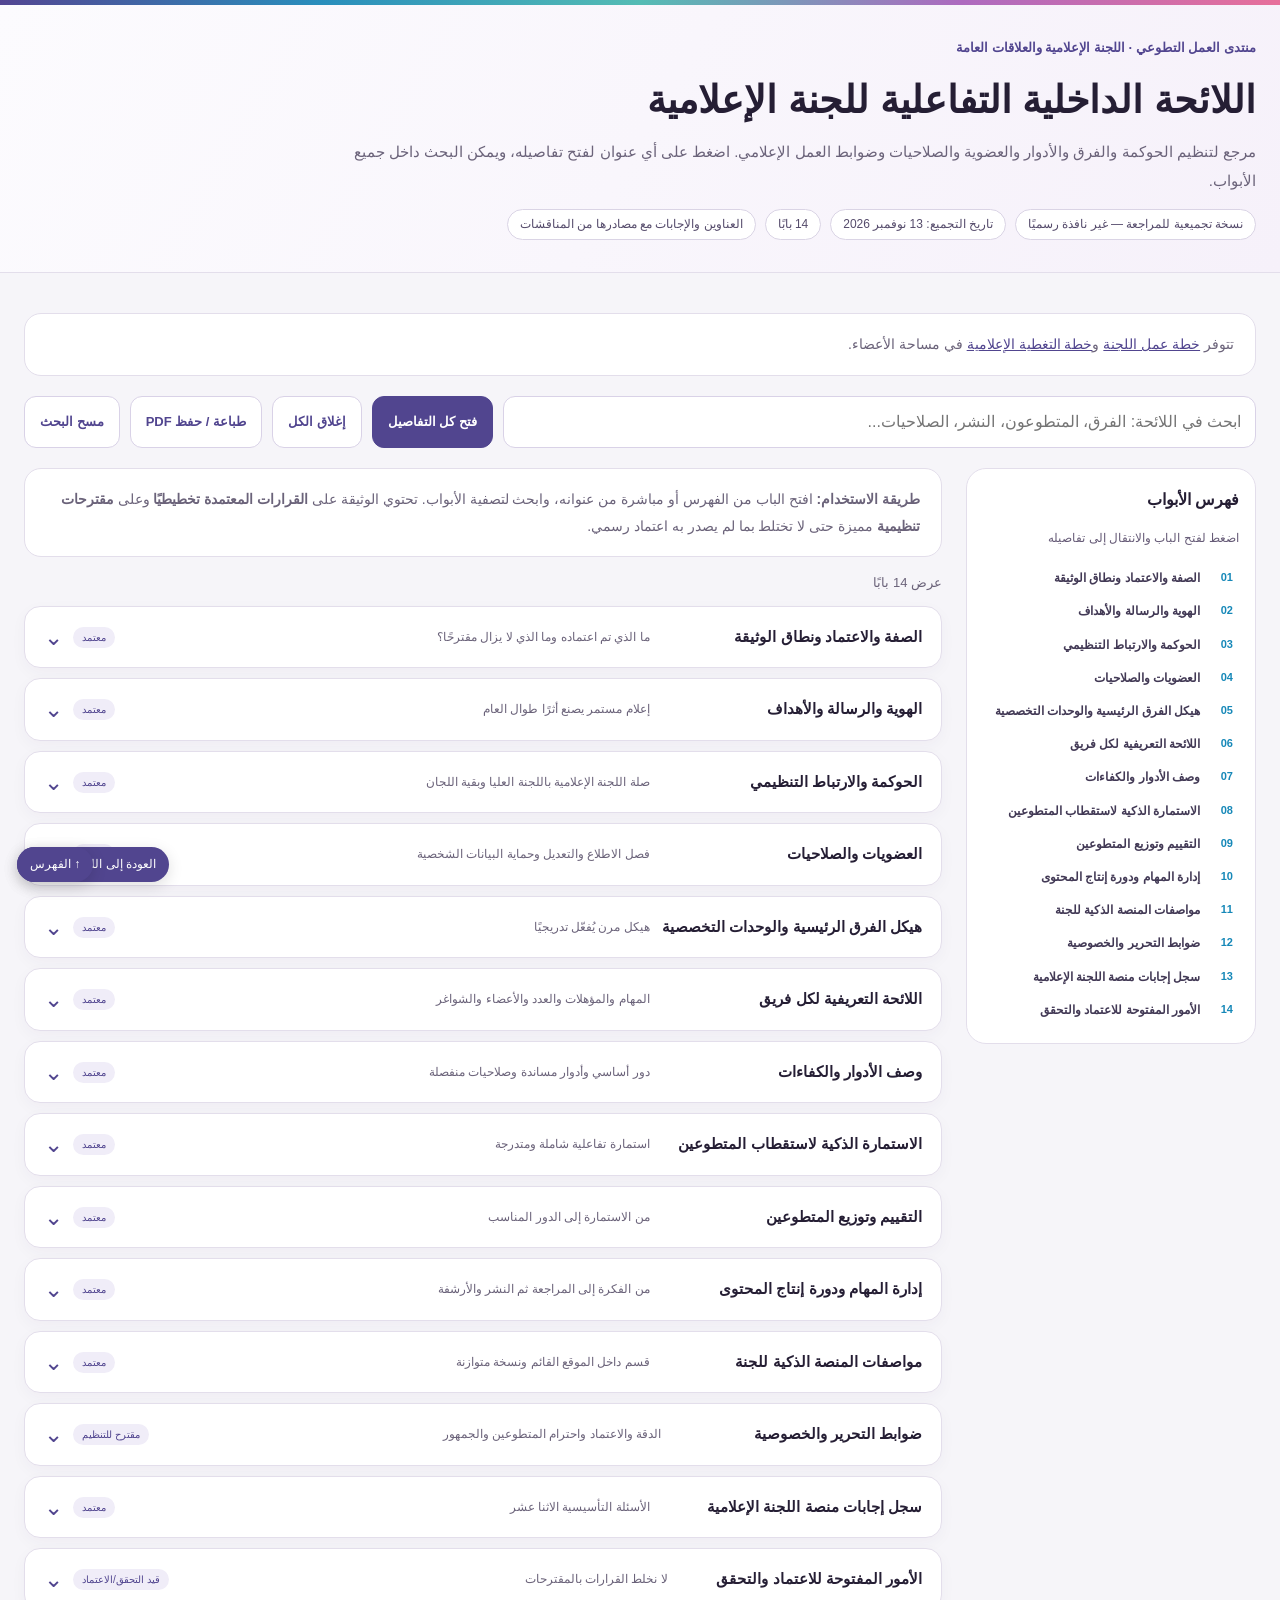
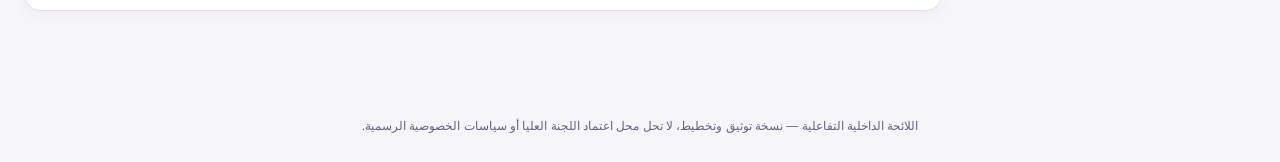
<file: media-bylaws.html>
<!doctype html>
<html lang="ar" dir="rtl"><head><meta charset="utf-8"><meta name="viewport" content="width=device-width,initial-scale=1"><meta name="description" content="مسودة اللائحة الداخلية التفاعلية للجنة الإعلامية لمنتدى العمل التطوعي 2026"><title>اللائحة الداخلية للجنة الإعلامية | منتدى العمل التطوعي</title>
<style>
:root{--bg:#f6f5f9;--paper:#fff;--ink:#251e34;--sub:#6b637a;--line:#e3deeb;--indigo:#51458f;--cyan:#1688b8;--rose:#d85297;--shade:#f4f1fa;--grad:linear-gradient(110deg,#534592,#298ebc,#54bcb4,#ad6abf,#e76f9a)}
*{box-sizing:border-box}html{scroll-behavior:smooth}body{font-family:Tahoma,Arial,"Segoe UI",sans-serif;background:var(--bg);color:var(--ink);margin:0;line-height:1.9}a{color:var(--indigo)}header{background:linear-gradient(120deg,#fcfbfe,#f6f1fa);border-bottom:1px solid var(--line);padding:36px 24px 32px;position:relative;overflow:hidden}header:before{content:"";position:absolute;inset:0 0 auto;height:5px;background:var(--grad)}.wrap{max-width:1280px;margin:auto}.overline{color:var(--indigo);font-size:13px;font-weight:bold}h1{font-size:clamp(24px,3vw,39px);line-height:1.5;margin:10px 0}.subtitle{max-width:950px;color:var(--sub);margin:0 0 14px;font-size:15px}.pills{display:flex;gap:9px;flex-wrap:wrap}.pill{border-radius:100px;border:1px solid #dad4e5;background:#fff;padding:3px 12px;font-size:12px;color:#554b6b}.toolbar{display:flex;flex-wrap:wrap;gap:10px;margin:20px 0}button{font:inherit;cursor:pointer;border:1px solid #d9d2e7;background:#fff;color:var(--indigo);padding:8px 15px;border-radius:12px;font-size:13px;font-weight:bold}button.primary{background:var(--indigo);color:white;border-color:var(--indigo)}button:hover,.navlink:hover{filter:brightness(.97)}.search{flex:1;min-width:220px;border:1px solid #d9d2e7;border-radius:12px;padding:10px 14px;font:inherit;background:white}main{padding:26px 24px 70px}.layout{display:grid;grid-template-columns:290px minmax(0,1fr);gap:24px;align-items:start}aside{position:sticky;top:16px;border:1px solid var(--line);border-radius:20px;background:var(--paper);padding:16px;max-height:calc(100vh - 32px);overflow:auto}aside h2{font-size:16px;margin:0 0 10px}.navlink{display:flex;align-items:flex-start;gap:9px;text-decoration:none;font-size:12px;border-radius:10px;padding:7px 6px;line-height:1.6;color:#423955}.navlink span{color:var(--cyan);font-weight:bold;font-size:11px;min-width:24px}.navlink.current{background:#f0edf8}.intro{border:1px solid var(--line);padding:17px 21px;border-radius:17px;background:#fff;margin-bottom:14px;color:var(--sub);font-size:14px}.chapter{margin-bottom:10px;background:white;border:1px solid var(--line);border-radius:16px;overflow:hidden;scroll-margin-top:18px;box-shadow:0 5px 16px rgba(55,35,90,.035)}.chapter[open]{border-color:#c8bedf;box-shadow:0 7px 23px rgba(55,35,90,.065)}summary{cursor:pointer;list-style:none;display:flex;gap:10px;align-items:center;flex-wrap:wrap;padding:16px 19px}summary::-webkit-details-marker{display:none}.chapter-title{font-size:15px;font-weight:bold;flex:1;min-width:165px}.chapter-info{font-size:12px;color:var(--sub);flex:2;min-width:180px}.category{background:#f0edf8;border-radius:60px;padding:1px 9px;font-size:10px;color:var(--indigo);white-space:nowrap}.chev{color:var(--indigo);font-size:23px;line-height:1;transition:transform .15s}details[open] .chev{transform:rotate(180deg)}.chapter-body{border-top:1px solid var(--line);padding:19px 24px 13px;font-size:14px}h3{font-size:15px;color:#3e3575;margin:18px 0 8px}ul,ol{padding-right:25px}li{margin:4px 0}table{width:100%;border-collapse:collapse;margin:12px 0 18px;font-size:12.5px}th,td{padding:9px 10px;border:1px solid var(--line);vertical-align:top;text-align:right}th{background:#f2eff8;color:#443c6c}.notice{background:#f4f5fb;border-right:4px solid var(--cyan);padding:11px 15px;margin:14px 0;border-radius:8px}.chips{display:inline-block;background:#eeeafa;margin:3px;padding:2px 9px;border-radius:9px;font-size:12px}.pipeline{padding:12px 15px;background:#f1f9f9;color:#245c68;border-radius:10px;font-weight:bold}.chapter-foot{border-top:1px dashed var(--line);display:flex;justify-content:space-between;align-items:center;padding-top:12px;margin-top:19px;gap:10px;flex-wrap:wrap}.chapter-foot a{font-size:12px;text-decoration:none}.chapter-foot button{padding:4px 10px;font-size:11px}.count{color:var(--sub);font-size:13px;margin:0 0 10px}footer{color:var(--sub);font-size:12px;text-align:center;padding:24px}.hidden-match{display:none!important}.tagline{font-size:12px;color:#665b77}.toplink{font-size:12px;text-decoration:none;color:#fff;background:var(--indigo);position:fixed;left:17px;bottom:18px;padding:6px 13px;border-radius:100px;box-shadow:0 4px 15px #0002}.empty{display:none;background:#fff;padding:30px;border-radius:15px;color:var(--sub)}
@media(max-width:860px){.layout{grid-template-columns:1fr}aside{position:static;max-height:none}aside .links{display:grid;grid-template-columns:repeat(2,minmax(0,1fr))}}@media(max-width:580px){main,header{padding-left:13px;padding-right:13px}aside .links{grid-template-columns:1fr}.chapter-info{flex:1 1 100%;order:4}.chapter-body{padding:15px 14px}summary{padding:14px}table{display:block;overflow-x:auto;white-space:normal}.toolbar button{font-size:12px}}
@media print{header{padding:12px 0}body{background:#fff;font-size:11pt}main{padding:0}aside,.toolbar,.toplink,.chapter-foot,footer{display:none!important}.layout{display:block}.chapter{break-inside:avoid;border:0;border-bottom:1px solid #bbb;box-shadow:none;border-radius:0}summary{padding:9px 0}.chapter-body{display:block!important;border:0;padding:0 0 12px}.category,.chev{display:none}h1{font-size:22pt}.chapter-info{display:none}}
</style></head><body><header><div class="wrap" id="toc"><div class="overline">منتدى العمل التطوعي · اللجنة الإعلامية والعلاقات العامة</div><a class="toplink" href="./?section=media-committee">العودة إلى اللجنة الإعلامية</a><h1>اللائحة الداخلية التفاعلية للجنة الإعلامية</h1><p class="subtitle">مرجع لتنظيم الحوكمة والفرق والأدوار والعضوية والصلاحيات وضوابط العمل الإعلامي. اضغط على أي عنوان لفتح تفاصيله، ويمكن البحث داخل جميع الأبواب.</p><div class="pills"><span class="pill">نسخة تجميعية للمراجعة — غير نافذة رسميًا</span><span class="pill">تاريخ التجميع: 13 نوفمبر 2026</span><span class="pill">14 بابًا</span><span class="pill">العناوين والإجابات مع مصادرها من المناقشات</span></div></div></header>
<main class="wrap"><p class="intro">تتوفر <a href="./?section=media-committee&amp;view=workPlan">خطة عمل اللجنة</a> و<a href="./?section=media-committee&amp;view=coveragePlan">خطة التغطية الإعلامية</a> في مساحة الأعضاء.</p><div class="toolbar"><input class="search" id="search" type="search" placeholder="ابحث في اللائحة: الفرق، المتطوعون، النشر، الصلاحيات..." aria-label="البحث في اللائحة"><button class="primary" id="open-all">فتح كل التفاصيل</button><button id="close-all">إغلاق الكل</button><button id="print">طباعة / حفظ PDF</button><button id="clear">مسح البحث</button></div><div class="layout"><aside><h2>فهرس الأبواب</h2><p class="tagline">اضغط لفتح الباب والانتقال إلى تفاصيله</p><div class="links"><a class="navlink" href="#status" data-target="status"><span>01</span><b>الصفة والاعتماد ونطاق الوثيقة</b></a>
<a class="navlink" href="#identity" data-target="identity"><span>02</span><b>الهوية والرسالة والأهداف</b></a>
<a class="navlink" href="#governance" data-target="governance"><span>03</span><b>الحوكمة والارتباط التنظيمي</b></a>
<a class="navlink" href="#permissions" data-target="permissions"><span>04</span><b>العضويات والصلاحيات</b></a>
<a class="navlink" href="#teams" data-target="teams"><span>05</span><b>هيكل الفرق الرئيسية والوحدات التخصصية</b></a>
<a class="navlink" href="#team-record" data-target="team-record"><span>06</span><b>اللائحة التعريفية لكل فريق</b></a>
<a class="navlink" href="#roles" data-target="roles"><span>07</span><b>وصف الأدوار والكفاءات</b></a>
<a class="navlink" href="#recruitment" data-target="recruitment"><span>08</span><b>الاستمارة الذكية لاستقطاب المتطوعين</b></a>
<a class="navlink" href="#assessment" data-target="assessment"><span>09</span><b>التقييم وتوزيع المتطوعين</b></a>
<a class="navlink" href="#workflow" data-target="workflow"><span>10</span><b>إدارة المهام ودورة إنتاج المحتوى</b></a>
<a class="navlink" href="#webplatform" data-target="webplatform"><span>11</span><b>مواصفات المنصة الذكية للجنة</b></a>
<a class="navlink" href="#conduct" data-target="conduct"><span>12</span><b>ضوابط التحرير والخصوصية</b></a>
<a class="navlink" href="#decisions-web" data-target="decisions-web"><span>13</span><b>سجل إجابات منصة اللجنة الإعلامية</b></a>
<a class="navlink" href="#open" data-target="open"><span>14</span><b>الأمور المفتوحة للاعتماد والتحقق</b></a></div></aside><div><div class="intro"><strong>طريقة الاستخدام:</strong> افتح الباب من الفهرس أو مباشرة من عنوانه، وابحث لتصفية الأبواب. تحتوي الوثيقة على <strong>القرارات المعتمدة تخطيطيًا</strong> وعلى <strong>مقترحات تنظيمية</strong> مميزة حتى لا تختلط بما لم يصدر به اعتماد رسمي.</div><p class="count" id="count">عرض 14 بابًا</p><div class="empty" id="empty">لا توجد أبواب مطابقة للبحث الحالي.</div><details class="chapter" id="status" data-title="الصفة والاعتماد ونطاق الوثيقة" data-search="الصفة والاعتماد ونطاق الوثيقة ما الذي تم اعتماده وما الذي لا يزال مقترحًا؟"><summary><span class="chapter-title">الصفة والاعتماد ونطاق الوثيقة</span><span class="chapter-info">ما الذي تم اعتماده وما الذي لا يزال مقترحًا؟</span><span class="category">معتمد</span><span class="chev">⌄</span></summary><div class="chapter-body">
<p>هذه <strong>مسودة لائحة داخلية تشغيلية</strong> تجمع اختيارات ومناقشات إعداد الخطة الإعلامية ومنصة اللجنة حتى 13 نوفمبر 2026، تمهيدًا لمراجعتها من المخولين واعتمادها رسميًا. اعتماد الإجابات هنا يعني اعتماد التوجه التخطيطي من صاحب المشروع، ولا يعني صدور قرار إداري من اللجنة العليا.</p>
<div class="notice"><strong>التصنيفات المستخدمة:</strong> «معتمد تخطيطيًا» للقرارات التي اختيرت صراحة؛ «مقترح للتنظيم» للتفاصيل التي أوصينا بها ولم يصدر اعتماد مستقل بشأنها؛ «قيد التحقق» للحالة التقنية أو الأسماء أو الصلاحيات التي تحتاج تأكيدًا من مصدرها.</div>
<p><strong>النطاق:</strong> إدارة الإعلام والفرق والمتطوعين وإنتاج المحتوى والعضوية والصلاحيات داخل المنصة الذكية للمنتدى. <strong>خارج النطاق:</strong> دراسة وغربلة توصيات المنتدى وتنفيذها (دردشة مستقلة)، والتفاصيل التدريبية (مسار مستقل).</p>
<div class="chapter-foot"><a href="#toc">العودة إلى الفهرس ↑</a><button class="copy-sec" data-copy="status" type="button">نسخ رابط الباب</button></div></div></details>
<details class="chapter" id="identity" data-title="الهوية والرسالة والأهداف" data-search="الهوية والرسالة والأهداف إعلام مستمر يصنع أثرًا طوال العام"><summary><span class="chapter-title">الهوية والرسالة والأهداف</span><span class="chapter-info">إعلام مستمر يصنع أثرًا طوال العام</span><span class="category">معتمد</span><span class="chev">⌄</span></summary><div class="chapter-body">
<h3>الرسالة</h3><p>إدارة منظومة إعلامية ومعرفية وتوثيقية للمنتدى، تنشر مخرجاته، وتعرّف بالمبادرات والمتطوعين، وتوثق ما يتحقق من أثر، وتدعم التواصل مع الجمعيات والجمهور طوال السنة.</p>
<h3>أهداف معتمدة تخطيطيًا</h3><ul><li>استمرار حضور المنتدى بعد انتهاء يوم الحفل.</li><li>تحويل أوراق المتحدثين إلى مواد معرفية سهلة الوصول.</li><li>إبراز جهود المتطوعين والفرق والشخصيات المكرّمة.</li><li>توثيق الأنشطة والشراكات ومشروع «أثَر» في حدود الأخبار والمحتوى الإعلامي.</li><li>توفير مواد معتمدة يُعاد استخدامها ونشرها عبر الجمعيات.</li><li>تكوين أرشيف وتقارير يمكن الرجوع إليها في التحضير للمنتدى الثالث.</li></ul>
<p><strong>مبدأ تحريري:</strong> الإعلام لا يكتفي بتغطية الحدث؛ بل يشرح ما حدث، ولماذا يهم، وما الذي تحقق فعلًا.</p>
<div class="chapter-foot"><a href="#toc">العودة إلى الفهرس ↑</a><button class="copy-sec" data-copy="identity" type="button">نسخ رابط الباب</button></div></div></details>
<details class="chapter" id="governance" data-title="الحوكمة والارتباط التنظيمي" data-search="الحوكمة والارتباط التنظيمي صلة اللجنة الإعلامية باللجنة العليا وبقية اللجان"><summary><span class="chapter-title">الحوكمة والارتباط التنظيمي</span><span class="chapter-info">صلة اللجنة الإعلامية باللجنة العليا وبقية اللجان</span><span class="category">معتمد</span><span class="chev">⌄</span></summary><div class="chapter-body">
<p>القسم الإعلامي جزء من <strong>المنصة الذكية الرئيسية للمنتدى</strong>؛ وليس موقعًا مستقلًا. يتبع الهيكل التنظيمي العام للمنتدى، مع استقلال اللجان في أعمالها اليومية.</p>
<ul><li><strong>اللجنة العليا:</strong> متابعة أعمال جميع اللجان عبر صلاحيات الاطلاع؛ لا تساوي هذه الصلاحية حق تعديل كل شيء أو رؤية التقييمات الفردية الخاصة.</li><li><strong>مسؤول اللجنة الإعلامية:</strong> الإشراف على الخطة والفرق والاعتمادات وفق التفويض التنظيمي.</li><li><strong>نائب المسؤول:</strong> مهام مفوضة قابلة للتحديد.</li><li><strong>قادة الفرق:</strong> توزيع المهام ومتابعة الأداء بحسب نطاق التفويض.</li><li><strong>الأعضاء والمتطوعون:</strong> تنفيذ المهام المسندة، ومتابعة أعمال لجنتهم فقط.</li></ul>
<p>تاريخيًا تولى <strong>جعفر النشيط</strong> قيادة اللجنة الإعلامية والعلاقات العامة للمنتدى. وورد تكليف <strong>فاطمة العلوي</strong> بمسؤولية التغطيات الإعلامية والسوشال ميديا؛ يُراجع شغل المسؤوليات الحالي عند إدراج الأسماء في سجل العضويات.</p>
<div class="chapter-foot"><a href="#toc">العودة إلى الفهرس ↑</a><button class="copy-sec" data-copy="governance" type="button">نسخ رابط الباب</button></div></div></details>
<details class="chapter" id="permissions" data-title="العضويات والصلاحيات" data-search="العضويات والصلاحيات فصل الاطلاع والتعديل وحماية البيانات الشخصية"><summary><span class="chapter-title">العضويات والصلاحيات</span><span class="chapter-info">فصل الاطلاع والتعديل وحماية البيانات الشخصية</span><span class="category">معتمد</span><span class="chev">⌄</span></summary><div class="chapter-body">
<h3>قاعدة الصلاحيات المعتمدة</h3><ul><li>أعضاء اللجنة العليا يطّلعون على أعمال كل اللجان ضمن البيانات المصرّح بها.</li><li>أعضاء كل لجنة يطّلعون فقط على أعمال لجنتهم.</li><li>المسؤول يحدّد نطاقات الإدارة، وقادة الفرق يديرون تكليفات فرقهم.</li><li>المتطوع المرشح لا يحصل تلقائيًا على عضوية داخلية قبل الاعتماد.</li></ul>
<h3>العمليات التي يجب فصلها تقنيًا</h3><p><span class="chips">قراءة</span><span class="chips">إضافة</span><span class="chips">تعديل</span><span class="chips">حذف</span><span class="chips">تكليف</span><span class="chips">مراجعة</span><span class="chips">اعتماد</span><span class="chips">نشر</span><span class="chips">إدارة عضويات</span></p>
<div class="notice"><strong>ضابط أمان إلزامي:</strong> لا يكفي إخفاء أزرار الواجهة. يجب تطبيق الصلاحيات في قواعد بيانات/خدمات النظام، مع حماية ملفات التقييم والبيانات الشخصية حتى عن بعض أعضاء اللجنة نفسها.</div>
<p>يُسمح للشخص بالانضمام لأكثر من فريق أو لجنة مع صلاحية مختلفة لكل عضوية، دون انتقال الصلاحيات تلقائيًا من جهة إلى أخرى.</p>
<div class="chapter-foot"><a href="#toc">العودة إلى الفهرس ↑</a><button class="copy-sec" data-copy="permissions" type="button">نسخ رابط الباب</button></div></div></details>
<details class="chapter" id="teams" data-title="هيكل الفرق الرئيسية والوحدات التخصصية" data-search="هيكل الفرق الرئيسية والوحدات التخصصية هيكل مرن يُفعّل تدريجيًا"><summary><span class="chapter-title">هيكل الفرق الرئيسية والوحدات التخصصية</span><span class="chapter-info">هيكل مرن يُفعّل تدريجيًا</span><span class="category">معتمد</span><span class="chev">⌄</span></summary><div class="chapter-body">
<p><strong>القرار المعتمد:</strong> فرق رئيسية محدودة، يتبع كل فريق وحدات تخصصية تُفعّل بحسب الكوادر والمهام. الأسماء أدناه <em>اقتراح أولي</em> قابل للدمج والتعديل، وليست قرارًا بتشغيل ستة فرق فورًا.</p>
<table><thead><tr><th>الفريق الرئيسي المقترح</th><th>الوحدات التخصصية</th><th>ناتج العمل</th></tr></thead><tbody>
<tr><td>التحرير والمحتوى</td><td>الأخبار، كتابة النصوص، السيناريوهات، التدقيق</td><td>نصوص وأخبار وملخصات معتمدة</td></tr>
<tr><td>الإنتاج المرئي</td><td>التصوير، إجراء المقابلات، المونتاج</td><td>مقاطع ريلز وفيديوهات وتقارير</td></tr>
<tr><td>التصميم والهوية</td><td>تصاميم ثابتة، إنفوغرافيك، قوالب النشر</td><td>تصميم متسق مع هوية المنتدى</td></tr>
<tr><td>النشر والمنصات</td><td>إنستغرام، يوتيوب، واتساب، الموقع الذكي</td><td>نشر وجدولة وتوزيع وروابط</td></tr>
<tr><td>التوثيق والأرشفة</td><td>تجميع، تنظيم، فهرسة، نسخ معتمدة</td><td>مكتبة قابلة للبحث والرجوع</td></tr>
<tr><td>التغطيات الميدانية</td><td>تغطية الفعاليات، مقابلات، تنسيق ميداني</td><td>مواد خام موثقة في وقتها</td></tr>
</tbody></table>
<div class="chapter-foot"><a href="#toc">العودة إلى الفهرس ↑</a><button class="copy-sec" data-copy="teams" type="button">نسخ رابط الباب</button></div></div></details>
<details class="chapter" id="team-record" data-title="اللائحة التعريفية لكل فريق" data-search="اللائحة التعريفية لكل فريق المهام والمؤهلات والعدد والأعضاء والشواغر"><summary><span class="chapter-title">اللائحة التعريفية لكل فريق</span><span class="chapter-info">المهام والمؤهلات والعدد والأعضاء والشواغر</span><span class="category">معتمد</span><span class="chev">⌄</span></summary><div class="chapter-body">
<p>يُنشأ ملف مستقل لكل فريق، يحتوي على:</p><ul><li>الاسم والتبعية والوصف والهدف.</li><li>الوحدات التابعة والمهام والمسؤوليات.</li><li>المهارات والمؤهلات المطلوبة، والأدوار المفتوحة.</li><li>اسم القائد ونائبه إن وُجد.</li><li>العدد الأدنى للتشغيل، والعدد المستهدف، والحالي المعتمد، والنشط فعليًا.</li><li>المقاعد الشاغرة والتخصصات الناقصة.</li><li>الأسماء والأدوار بعد الاعتماد، والمهام الجارية ومؤشرات الإنجاز.</li><li>الحالة: مقترح، قيد التأسيس، نشط، متوقف.</li></ul>
<p><strong>القرار المعتمد:</strong> إدارة مرنة للطاقة الاستيعابية؛ الأرقام تُحدد وفق الاحتياج لا بالمساواة الاصطناعية بين الفرق. ولا يُحتسب المتقدم قيد التقييم عضوًا معتمدًا.</p>
<div class="chapter-foot"><a href="#toc">العودة إلى الفهرس ↑</a><button class="copy-sec" data-copy="team-record" type="button">نسخ رابط الباب</button></div></div></details>
<details class="chapter" id="roles" data-title="وصف الأدوار والكفاءات" data-search="وصف الأدوار والكفاءات دور أساسي وأدوار مساندة وصلاحيات منفصلة"><summary><span class="chapter-title">وصف الأدوار والكفاءات</span><span class="chapter-info">دور أساسي وأدوار مساندة وصلاحيات منفصلة</span><span class="category">معتمد</span><span class="chev">⌄</span></summary><div class="chapter-body">
<p>لكل متطوع <strong>دور أساسي</strong> محدد للمساءلة، مع إمكانية أداء <strong>أدوار مساندة</strong> في فرق أخرى بناءً على كفاءاته والتفرغ الفعلي.</p>
<table><thead><tr><th>المفهوم</th><th>المعنى</th><th>مثال</th></tr></thead><tbody><tr><td>مهارة</td><td>قدرة عملية يمتلكها الشخص</td><td>تصوير ومونتاج</td></tr><tr><td>دور</td><td>تكليف تنظيمي محدد</td><td>مصور أساسي</td></tr><tr><td>صلاحية</td><td>فعل مسموح به بالنظام</td><td>تحديث مهمة دون اعتماد منشور</td></tr></tbody></table>
<p>توثّق مسؤوليات كل دور، ومهاراته، ومستوى الإنجاز، والمؤهلين لشغله. ويُراجع توزيع التكليفات عند تغير التفرغ أو الاحتياج.</p>
<div class="chapter-foot"><a href="#toc">العودة إلى الفهرس ↑</a><button class="copy-sec" data-copy="roles" type="button">نسخ رابط الباب</button></div></div></details>
<details class="chapter" id="recruitment" data-title="الاستمارة الذكية لاستقطاب المتطوعين" data-search="الاستمارة الذكية لاستقطاب المتطوعين استمارة تفاعلية شاملة ومتدرجة"><summary><span class="chapter-title">الاستمارة الذكية لاستقطاب المتطوعين</span><span class="chapter-info">استمارة تفاعلية شاملة ومتدرجة</span><span class="category">معتمد</span><span class="chev">⌄</span></summary><div class="chapter-body">
<p><strong>القرار المعتمد:</strong> أسئلة عامة قصيرة ثم أسئلة تخصصية متغيرة بحسب المهارات والاهتمامات، مع نماذج أعمال اختيارية، ثم تحليل مبدئي وترشيح بشري وتقييم عملي.</p>
<ol><li>بيانات أساسية وموافقة واضحة على استخدام البيانات للانضمام.</li><li>الخبرات والاهتمامات والمهارات والبرامج التي يتقنها المتقدم.</li><li>تخصصات مفضلة، وأعمال سابقة وروابط اختيارية.</li><li>مواعيد التفرغ والاستعداد للتعلم.</li><li>أسئلة نوعية تظهر حسب التخصص المختار.</li><li>مراجعة الطلب، وترشيح الفريق، وتجربة عملية ثم الاعتماد.</li></ol>
<p><strong>حالات الطلب المقترحة:</strong> مسودة، مرسل، قيد المراجعة، مطلوب استكمال، مرشح للتجربة، قيد التجربة، معتمد، مؤجل، غير مقبول.</p>
<div class="notice">التحليل الذكي <strong>أداة توصية</strong> وليس جهة قبول أو رفض نهائي. لا تُستخدم البيانات الشخصية خارج الغرض المعلن، ولا تظهر التقييمات للمستخدمين غير المخولين.</div>
<div class="chapter-foot"><a href="#toc">العودة إلى الفهرس ↑</a><button class="copy-sec" data-copy="recruitment" type="button">نسخ رابط الباب</button></div></div></details>
<details class="chapter" id="assessment" data-title="التقييم وتوزيع المتطوعين" data-search="التقييم وتوزيع المتطوعين من الاستمارة إلى الدور المناسب"><summary><span class="chapter-title">التقييم وتوزيع المتطوعين</span><span class="chapter-info">من الاستمارة إلى الدور المناسب</span><span class="category">معتمد</span><span class="chev">⌄</span></summary><div class="chapter-body">
<p>نظام التأهيل والتوزيع <strong>مرحلي</strong>:</p><ol><li>فرز مبدئي من الاستمارة، مع تقدير للملاءمة بحسب المهارات والاهتمام والتفرغ.</li><li>تحليل مع مسؤول اللجنة لتحديد الدور الأساسي والأدوار المساندة المحتملة.</li><li>تكليف تجريبي واقعي قابل للإنجاز، مع معيار واضح قبل الاختبار.</li><li>مراجعة بشرية موثقة لأداء المهمة والسلوك المهني والالتزام.</li><li>قرار: اعتماد الدور، تدريب إضافي، تجربة دور آخر، أو تأجيل.</li></ol>
<p>يُفضّل إظهار أسباب الترشيح ونقاط التطوير بدل إصدار درجة غامضة. الأوزان الرقمية وقواعد التقييم التفصيلية <strong>لم تعتمد بعد</strong>، وستُصمم وتُختبر لاحقًا.</p>
<p>التدريب العملي له مسار مستقل، ويمكن الإشارة إلى حالة «يحتاج تأهيلًا» داخل قاعدة الأعضاء دون تصميم برنامج التدريب هنا.</p>
<div class="chapter-foot"><a href="#toc">العودة إلى الفهرس ↑</a><button class="copy-sec" data-copy="assessment" type="button">نسخ رابط الباب</button></div></div></details>
<details class="chapter" id="workflow" data-title="إدارة المهام ودورة إنتاج المحتوى" data-search="إدارة المهام ودورة إنتاج المحتوى من الفكرة إلى المراجعة ثم النشر والأرشفة"><summary><span class="chapter-title">إدارة المهام ودورة إنتاج المحتوى</span><span class="chapter-info">من الفكرة إلى المراجعة ثم النشر والأرشفة</span><span class="category">معتمد</span><span class="chev">⌄</span></summary><div class="chapter-body">
<p><strong>القرار المعتمد:</strong> نظام مرن يبدأ بسيطًا: لوحة مهام ومراحل إنتاج واضحة، ثم تُضاف التقارير والتنبيهات والأتمتة تدريجيًا.</p>
<div class="pipeline">فكرة جديدة ← إعداد المحتوى ← إنتاج/تصميم ← مراجعة ← تعديلات عند الحاجة ← اعتماد ← جدولة ← نشر ← أرشفة</div>
<p>يُسجّل لكل مهمة: العنوان، وصف الناتج المطلوب، الفريق، المسؤول، المساهمون، الأولوية، الموعد النهائي، الحالة، روابط المواد، المراجع والمُعتمد.</p>
<p><strong>ضابط أساسي:</strong> إنهاء المهمة ليس اعتمادًا تلقائيًا للنشر. ولا يُرسل المحتوى النهائي إلى الجمهور قبل موافقة المخوّل.</p>
<div class="chapter-foot"><a href="#toc">العودة إلى الفهرس ↑</a><button class="copy-sec" data-copy="workflow" type="button">نسخ رابط الباب</button></div></div></details>







<details class="chapter" id="webplatform" data-title="مواصفات المنصة الذكية للجنة" data-search="مواصفات المنصة الذكية للجنة قسم داخل الموقع القائم ونسخة متوازنة"><summary><span class="chapter-title">مواصفات المنصة الذكية للجنة</span><span class="chapter-info">قسم داخل الموقع القائم ونسخة متوازنة</span><span class="category">معتمد</span><span class="chev">⌄</span></summary><div class="chapter-body">
<p><strong>القرار المعتمد:</strong> تطوير قسم اللجنة الإعلامية داخل <a href="https://volunteerforumbh-source.github.io/volunteer-forum-dashboard/" target="_blank" rel="noopener">المنصة الذكية للمنتدى</a>، دون إنشاء موقع جديد، مع الاستفادة من نظام العضوية الموجود قبل التوسع.</p>
<ul><li>لوحة موحدة تتغير بياناتها وعملياتها بحسب العضوية والصلاحيات.</li><li>صفحات الفرق والوحدات، الأعضاء والكفاءات، التطوع والتقييم، المهام والإنتاج، تقويم النشر، الأرشيف، التقارير والإعدادات.</li><li>النسخة 1.0 متوازنة: فرق وأعضاء وأدوار ومهام وتقويم واستمارة انضمام أساسية؛ ثم إضافة الذكاء والتقارير المتقدمة.</li><li>تدريج التنفيذ بعد فحص الشفرة وقواعد أمان قاعدة البيانات، مع عدم إلغاء وظائف العضوية الحالية أو بياناتها.</li></ul>
<p><strong>ما تحقق بالفحص الأولي:</strong> المستودع العام يستخدم GitHub Pages، ويتضمن قسم <code>media-committee</code> وتكامل Firebase Authentication وCloud Firestore وأدوارًا أولية للعضوية. <strong>لم تُختبر</strong> من هذا التقرير صلاحيات Firestore الفعلية أو حالات تسجيل الدخول الحقيقية.</p>
<p><a href="https://github.com/volunteerforumbh-source/volunteer-forum-dashboard" target="_blank" rel="noopener">مستودع المشروع</a></p>
<div class="chapter-foot"><a href="#toc">العودة إلى الفهرس ↑</a><button class="copy-sec" data-copy="webplatform" type="button">نسخ رابط الباب</button></div></div></details>


<details class="chapter" id="conduct" data-title="ضوابط التحرير والخصوصية" data-search="ضوابط التحرير والخصوصية الدقة والاعتماد واحترام المتطوعين والجمهور"><summary><span class="chapter-title">ضوابط التحرير والخصوصية</span><span class="chapter-info">الدقة والاعتماد واحترام المتطوعين والجمهور</span><span class="category">مقترح للتنظيم</span><span class="chev">⌄</span></summary><div class="chapter-body">
<ul><li>الدقة في اقتباس الكلمات الرسمية والتصريحات وعدم نسبة مواد لم تُعتمد لأصحابها.</li><li>التمييز بين «توصية مطروحة» و«مبادرة قيد التنفيذ» و«إنجاز موثق».</li><li>احترام حقوق استخدام الصور والفيديوهات والموافقة على المقابلات.</li><li>عدم نشر بيانات الأعضاء أو تقييمات المتطوعين أو أرقامهم الشخصية خارج نطاق التصريح.</li><li>اعتماد المحتوى قبل النشر وحفظ النسخ النهائية وروابطها.</li><li>الاعتراف بمساهمة الفرق والمتطوعين بصورة عادلة دون افتراض أن جميعهم يوافقون على النشر.</li><li>إتاحة تصحيح الأخطاء وتوثيق التعديل عند نشر معلومة غير دقيقة.</li></ul>
<div class="chapter-foot"><a href="#toc">العودة إلى الفهرس ↑</a><button class="copy-sec" data-copy="conduct" type="button">نسخ رابط الباب</button></div></div></details>

<details class="chapter" id="decisions-web" data-title="سجل إجابات منصة اللجنة الإعلامية" data-search="سجل إجابات منصة اللجنة الإعلامية الأسئلة التأسيسية الاثنا عشر"><summary><span class="chapter-title">سجل إجابات منصة اللجنة الإعلامية</span><span class="chapter-info">الأسئلة التأسيسية الاثنا عشر</span><span class="category">معتمد</span><span class="chev">⌄</span></summary><div class="chapter-body">
<table><thead><tr><th>السؤال</th><th>الإجابة المعتمدة</th></tr></thead><tbody>
<tr><td>1</td><td>قسم داخل المنصة الذكية للمنتدى، مع عضويات للجان واطلاع اللجنة العليا على أعمال الجميع</td></tr>
<tr><td>2</td><td>نظام هرمي مرن ومتكامل للصلاحيات</td></tr>
<tr><td>3</td><td>لوحة موحدة مع عرض ذكي حسب العضوية</td></tr>
<tr><td>4</td><td>نظام إدارة فرق متكامل يُفعّل تدريجيًا</td></tr>
<tr><td>5</td><td>هيكل مرن بفرق رئيسية ووحدات تخصصية</td></tr>
<tr><td>6</td><td>نظام مرن لإدارة الطاقة الاستيعابية</td></tr>
<tr><td>7</td><td>نظام مرن يجمع الأدوار والكفاءات</td></tr>
<tr><td>8</td><td>نظام مهام مرن يبدأ بسيطًا ويتطور</td></tr>
<tr><td>9</td><td>تقويم نشر ذكي يُفعّل تدريجيًا</td></tr>
<tr><td>10</td><td>منظومة متكاملة للتطوع والتقييم تُنفّذ على مراحل</td></tr>
<tr><td>11</td><td>الاستفادة من النظام الحالي ثم التوسع</td></tr>
<tr><td>12</td><td>نسخة أولى متوازنة ثم توسع تدريجي</td></tr>
</tbody></table>
<div class="chapter-foot"><a href="#toc">العودة إلى الفهرس ↑</a><button class="copy-sec" data-copy="decisions-web" type="button">نسخ رابط الباب</button></div></div></details>

<details class="chapter" id="open" data-title="الأمور المفتوحة للاعتماد والتحقق" data-search="الأمور المفتوحة للاعتماد والتحقق لا نخلط القرارات بالمقترحات"><summary><span class="chapter-title">الأمور المفتوحة للاعتماد والتحقق</span><span class="chapter-info">لا نخلط القرارات بالمقترحات</span><span class="category">قيد التحقق/الاعتماد</span><span class="chev">⌄</span></summary><div class="chapter-body">
<ul><li>اعتماد لائحة اللجنة رسميًا من الجهات المخولة، وتاريخ نفاذها وآلية تعديلها.</li><li>إقرار التشكيل النهائي للفرق وقادتها وأعدادها المستهدفة.</li><li>اعتماد مصفوفة الصلاحيات التفصيلية ومن يجيز النشر والعضويات.</li><li>تحديد معايير رقمية عادلة لقياس المهارات بعد الاختبارات.</li><li>مراجعة اتفاق التعاون الصوتي مع فلاح جعفر قبل وصفه بأنه متعاقد أو معتمد.</li><li>فحص قواعد Firestore وأمان النظام الحالي واختبار الصلاحيات الحقيقية.</li><li>تحديد إجراءات الاحتفاظ ببيانات المتطوعين وحذفها والتعامل مع طلبات الوصول والتصحيح.</li><li>اعتماد سياسة استخدام صور ومقابلات الأشخاص ومساهمات الجمعيات.</li></ul>
<div class="chapter-foot"><a href="#toc">العودة إلى الفهرس ↑</a><button class="copy-sec" data-copy="open" type="button">نسخ رابط الباب</button></div></div></details></div></div></main><a class="toplink" href="#toc">↑ الفهرس</a><footer>اللائحة الداخلية التفاعلية — نسخة توثيق وتخطيط، لا تحل محل اعتماد اللجنة العليا أو سياسات الخصوصية الرسمية.</footer>
<script>
const movedChapters = new Map([["calendar", "workPlan"], ["editorial", "workPlan"], ["speakers", "workPlan"], ["honorees", "workPlan"], ["volunteers", "workPlan"], ["channels", "workPlan"], ["records", "workPlan"], ["implementation", "workPlan"], ["decisions-media", "workPlan"], ["voiceover", "coveragePlan"], ["decisions-voice", "coveragePlan"]]);
const target = movedChapters.get(location.hash.slice(1));
if (target) location.replace("./?section=media-committee&view=" + target + location.hash);
const chapters=[...document.querySelectorAll('details.chapter')], nav=[...document.querySelectorAll('.navlink')], search=document.getElementById('search');
function normalize(s){return (s||'').normalize('NFKD').replace(/[ً-ٟ]/g,'').replace(/أ|إ|آ/g,'ا').replace(/ى/g,'ي').toLowerCase();}
function filter(){const q=normalize(search.value.trim());let n=0;chapters.forEach(ch=>{const ok=!q||normalize(ch.textContent).includes(q);ch.classList.toggle('hidden-match',!ok);if(ok)n++;});nav.forEach(link=>link.classList.toggle('hidden-match',!document.getElementById(link.dataset.target)||document.getElementById(link.dataset.target).classList.contains('hidden-match')));document.getElementById('count').textContent=`عرض ${n} من ${chapters.length} بابًا`;document.getElementById('empty').style.display=n?'none':'block';}
search.addEventListener('input',filter);document.getElementById('clear').onclick=()=>{search.value='';filter();search.focus();};
document.getElementById('open-all').onclick=()=>chapters.filter(c=>!c.classList.contains('hidden-match')).forEach(c=>c.open=true);
document.getElementById('close-all').onclick=()=>chapters.forEach(c=>c.open=false);
document.getElementById('print').onclick=()=>{chapters.forEach(c=>c.open=true);setTimeout(()=>window.print(),90);};
function openHash(){let id;try{id=decodeURIComponent(location.hash.slice(1));}catch{return;}const item=document.getElementById(id);if(item?.matches('details.chapter')){item.open=true; if(item.classList.contains('hidden-match')){search.value='';filter();};nav.forEach(n=>n.classList.toggle('current',n.dataset.target===id));requestAnimationFrame(()=>item.scrollIntoView({block:'start',behavior:'smooth'}));}}
nav.forEach(a=>a.addEventListener('click',()=>{let t=document.getElementById(a.dataset.target);t.open=true;nav.forEach(n=>n.classList.toggle('current',n===a));}));window.addEventListener('hashchange',openHash);if(location.hash)openHash();
document.querySelectorAll('button.copy-sec').forEach(b=>b.onclick=async()=>{const url=location.href.split('#')[0]+'#'+b.dataset.copy;try{await navigator.clipboard.writeText(url);b.textContent='تم نسخ الرابط';setTimeout(()=>b.textContent='نسخ رابط الباب',1600);}catch{prompt('انسخ الرابط:',url);}});
</script></body></html>
</file>
